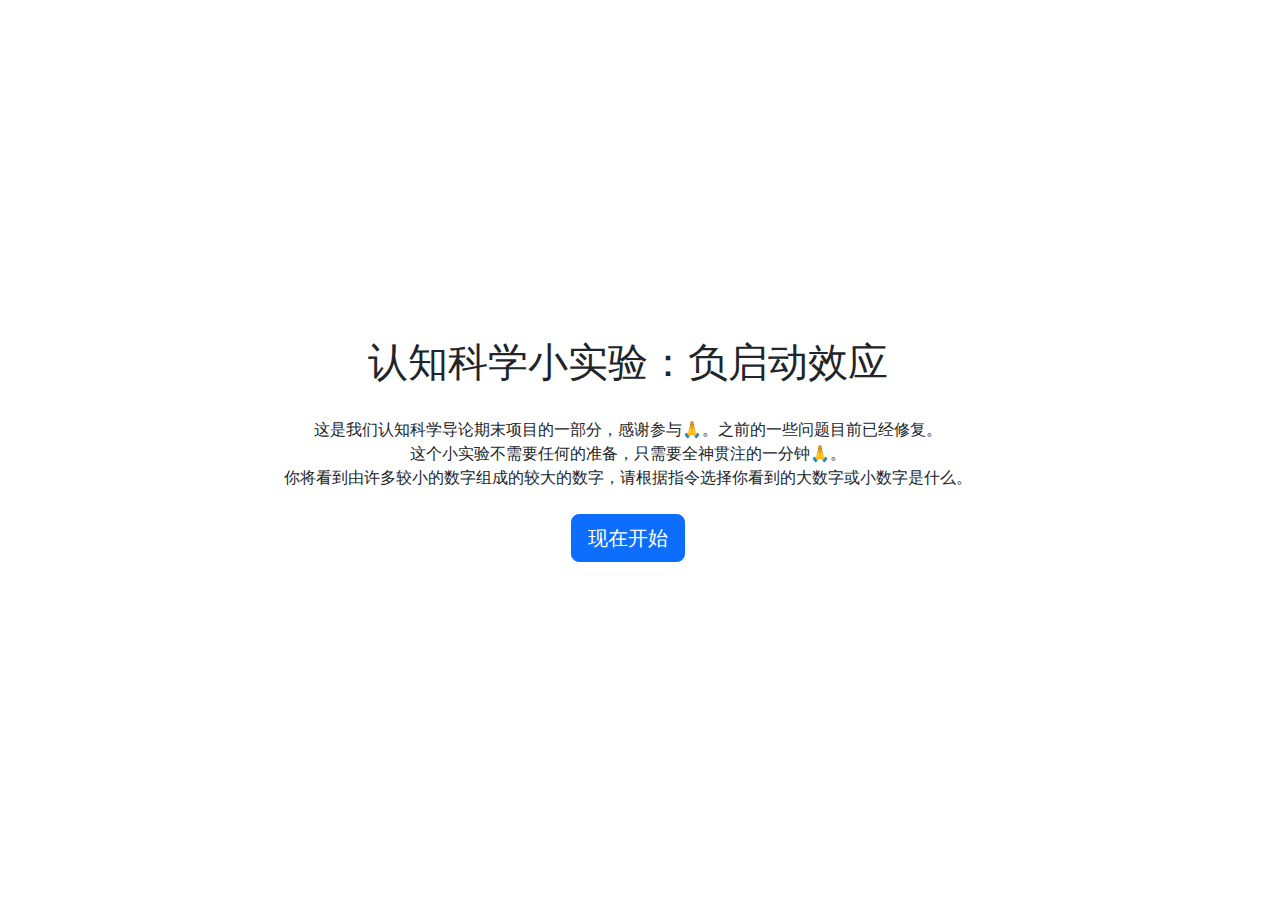
<file: CS106_2022_Fall/index.html>
<!DOCTYPE html>
<html lang="zh">
<head>
    <meta charset="UTF-8">
    <title>认知科学小程序：负启动效应！</title>
    <meta name="viewport" content="width=device-width, initial-scale=1">
    <script src="res/jquery-3.6.1.slim.min.js"></script>
    <link href="res/bootstrap.min.css" rel="stylesheet"/>
    <link href="style.css" rel="stylesheet"/>
</head>
<body>
<div id="main" class="container-fluid">
    <div id="main-row" class="row align-items-center">
        <div class="col-1"></div>
        <div class="col-10 text-center">
            <h1>认知科学小实验：负启动效应</h1><br/>
            <div>
                这是我们认知科学导论期末项目的一部分，感谢参与🙏。之前的一些问题目前已经修复。<br/>
                这个小实验不需要任何的准备，只需要全神贯注的一分钟🙏。<br/>
                你将看到由许多较小的数字组成的较大的数字，请根据指令选择你看到的大数字或小数字是什么。<br/>
            </div>
            <br/>
            <a type="button" class="btn btn-primary btn-lg" href="javascript:dialogBox()">现在开始</a>
        </div>
        <div class="col-1"></div>
    </div>
</div>
<div id="dialog-box" class="container-fluid">
    <div id="dialog-row" class="row align-items-center">
        <div class="col-2">
        </div>
        <div class="col-8 text-center">
            <h1>开始之前</h1><br/>
            <p>处于统计目的，我们将收集你的性别和年龄。你可以选"不填"，但请不要填像 123456 这样，谢谢 🙏</p>
            <select class="form-select" id="gender-select" aria-label="Select Your Gender">
                <option value="-1" selected>请选择性别（不想透露请选"不填")</option>
                <option value="1">男</option>
                <option value="2">女</option>
                <option value="0">不填</option>
            </select><br/>
            <input class="form-control" type="number" id="age-select" placeholder="请输入年龄（不想透露请输入 0）"/>
            <br/>
            <a type="button" class="btn btn-primary btn-lg" href="javascript:finish()">我填完了</a>
        </div>
        <div class="col-2"></div>
    </div>
</div>

<script>
    $("#dialog-box").css("display", "none");

    function dialogBox() {
        $("#main").css("display", "none");
        $("#dialog-box").css("display", "block");
    }

    function finish() {
        let gender = Number($('#gender-select option:selected').val()), age = Number($("#age-select").val()).toFixed(0);
        console.log(gender + " gender")
        console.log(Number(age).toFixed(0) + " age");

        if (gender === -1 || age < 0) {
            alert("你还没填完基本信息呢！");
        } else location.href = "test.html?age=" + age + "&gender=" + gender;
    }
</script>
</body>
</html>
</file>
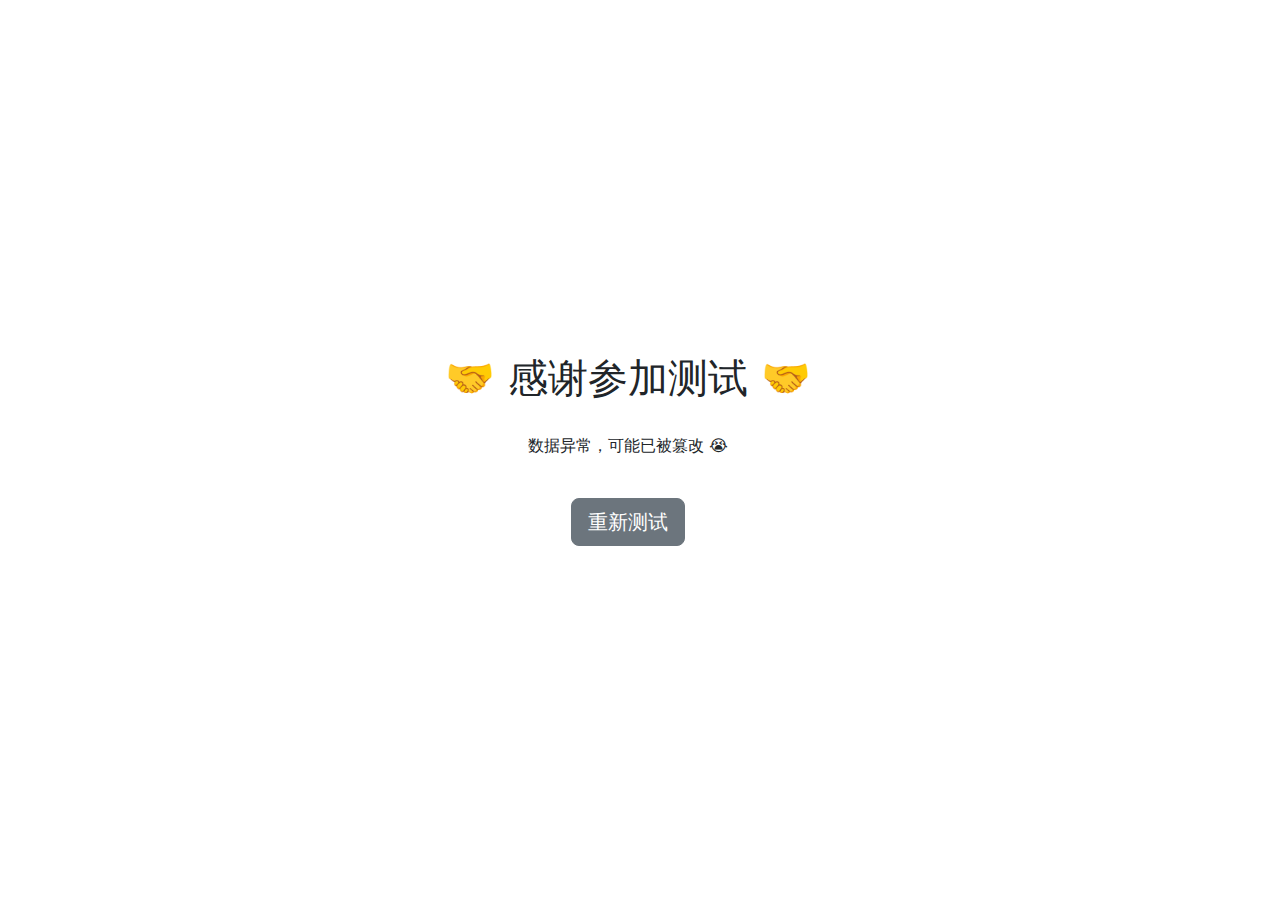
<file: CS106_2022_Fall/end.html>
<!DOCTYPE html>
<html lang="zh">
<head>
    <meta charset="UTF-8">
    <title>感谢参与！</title>
    <meta name="viewport" content="width=device-width, initial-scale=1">
    <script src="res/jquery-3.6.1.slim.min.js"></script>
    <link href="res/bootstrap.min.css" rel="stylesheet"/>
    <link href="style.css" rel="stylesheet"/>
    <script src="res/av-min.js"></script>
    <script src="res/md5.js"></script>
</head>
<body>
<div id="main" class="container-fluid">
    <script>
        AV.init({
            appId: "mofJszpjDnu9faFup8n9N4kB-MdYXbMMI",
            appKey: "bILwiIwcVlJry6a9qHYdvnFi",
            serverURL: "https://cogapi.r-q.name"
        });

        function getQueryString(name) {
            var reg = new RegExp("(^|&)" + name + "=([^&]*)(&|$)", "i");
            var r = window.location.search.substr(1).match(reg);
            if (r != null) return unescape(r[2]);
            return "";
        }

        let hasFailed = false;

        try {
            let score = Number(getQueryString("score"));
            let age = Number(getQueryString("age"));
            let gender = Number(getQueryString("gender"));
            let list = JSON.parse(getQueryString("list"));
            let integrity = getQueryString("integrity");

            if ((hex_md5(score + " " + age + " " + gender + " " + list.length).substring(0, 12) === integrity)) {
                const Data = AV.Object.extend('Data');
                const data = new Data();

                data.set('score', score);
                data.set('age', age);
                data.set('gender', gender);
                data.set('list', list);

                data.save().then((todo) => {
                    console.log(`保存成功。data：${data}`);
                }, (error) => {
                    console.log("ERR: " + error);
                });
            } else {
                hasFailed = true;
                alert("数据异常，可能已被篡改");
                console.log(score + " " + age + " " + gender + " " + list.length);
                console.log(integrity);
            }
        } catch (e) {
            hasFailed = true;
            console.log("ERR: " + e);
            alert("数据异常，可能已被篡改");
        }
    </script>
    <div id="main-row" class="row align-items-center">
        <div class="col-2"></div>
        <div class="col-8 text-center">
            <h1>🤝 感谢参加测试 🤝</h1><br/>
            <p id="score">
                <script>
                    if (!hasFailed)
                        document.write("你的分数是：" + getQueryString("score") + "，还挺好的喔！再次感谢！");
                    else
                        document.write("数据异常，可能已被篡改 😭");
                </script>
            </p>
            <br/>
            <a type="button" class="btn btn-secondary btn-lg" href="test.html">重新测试</a>
        </div>
        <div class="col-2"></div>
    </div>
</div>
</body>
</html>
</file>
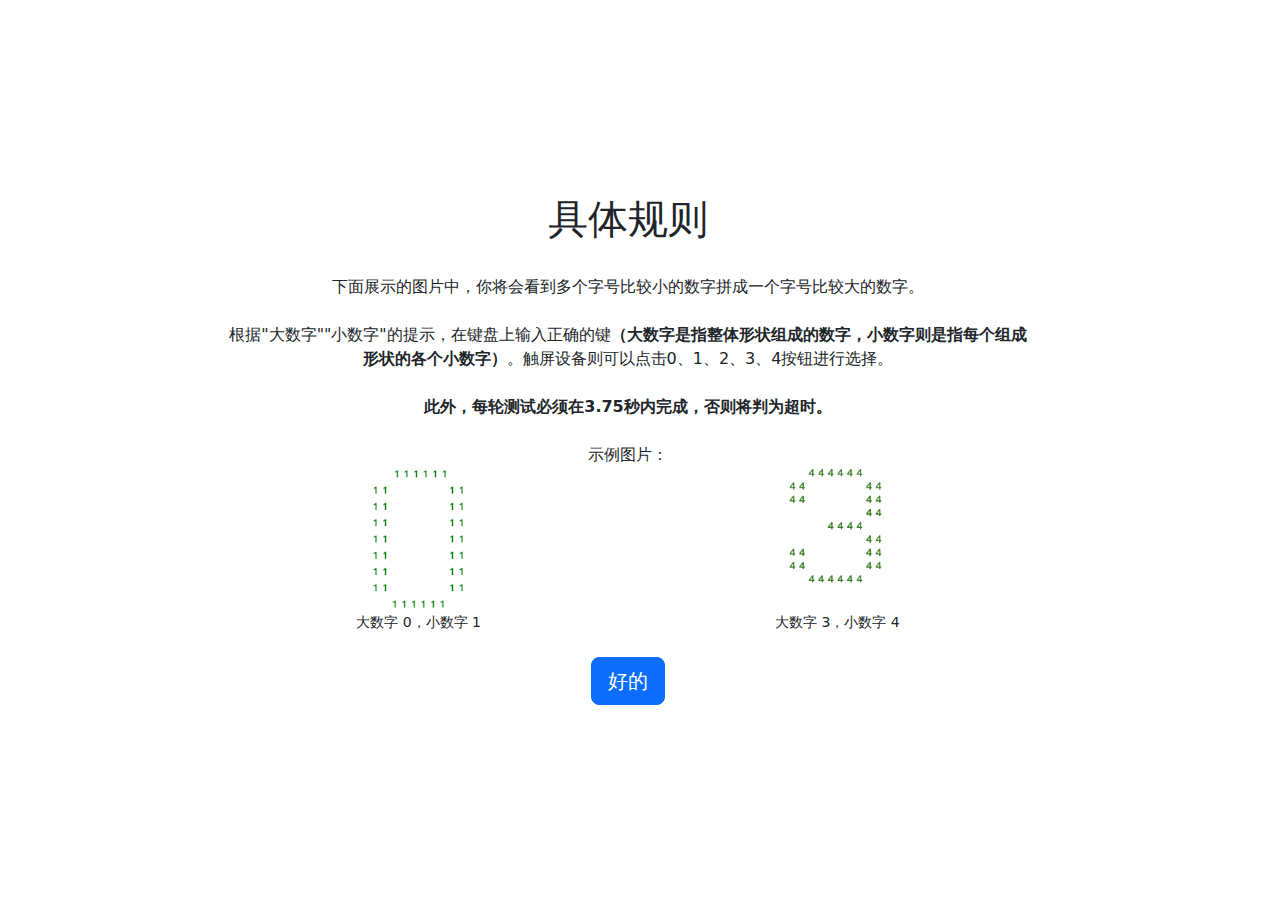
<file: CS106_2022_Fall/test.html>
<!DOCTYPE html>
<html lang="zh">
<head>
    <meta charset="UTF-8">
    <title>负启动效应测试中……</title>
    <meta name="viewport" content="width=device-width, initial-scale=1">
    <script src="res/jquery-3.6.1.slim.min.js"></script>
    <link href="res/bootstrap.min.css" rel="stylesheet"/>
    <link href="style.css" rel="stylesheet"/>
    <script src="res/md5.js"></script>
</head>
<body>
<div id="dialog-box" class="container-fluid">
    <div id="dialog-row" class="row align-items-center">
        <div class="col-2">
        </div>
        <div class="col-8 text-center">
            <h1>具体规则</h1><br/>
            <div>
                下面展示的图片中，你将会看到多个字号比较小的数字拼成一个字号比较大的数字。
                <br/><br/>根据"大数字""小数字"的提示，在键盘上输入正确的键<b>（大数字是指整体形状组成的数字，小数字则是指每个组成形状的各个小数字）</b>。触屏设备则可以点击0、1、2、3、4按钮进行选择。<br/><br/>
                <b>此外，每轮测试必须在3.75秒内完成，否则将判为超时。</b><br/><br/>
                示例图片：<br/>
                <div class="row">
                    <div class="col"><img src="img/0/1.png" class="example-img"/></div>
                    <div class="col"><img src="img/3/4.png" class="example-img"/></div>
                </div>
                <div class="row">
                    <div class="col small">大数字 0，小数字 1</div>
                    <div class="col small">大数字 3，小数字 4</div>
                </div>
            </div>
            <br/>
            <a type="button" class="btn btn-primary btn-lg" href="javascript:start()">好的</a>
        </div>
        <div class="col-2"></div>
    </div>
</div>
<div id="main" class="container-fluid" style="display:none;">
    <div id="main-row" class="row align-items-center">
        <div class="col-md-2 align-self-start">
            <br/>&nbsp;
            <a type="button" class="btn" href="index.html">< 返回</a>
        </div>
        <div class="col-md-8 text-center">
            <h2 id="test-which"></h2><br/>
            <h1 class="display-1" id="placeholder">*</h1>
            <div id="test-img-frame"></div>
            <br/>
            <p id="correct" style="color:GREEN; display: none">正确的</p>
            <p id="wrong" style="color:RED; display: none">错误的</p>
            <p id="time-limit" style="color:BROWN; display: none">超时</p>
            <p id="time-use" class="small"></p>
            <a type="button" class="btn btn-secondary" id="sel0">0</a>&nbsp;&nbsp;
            <a type="button" class="btn btn-secondary" id="sel1">1</a>&nbsp;&nbsp;
            <a type="button" class="btn btn-secondary" id="sel2">2</a>&nbsp;&nbsp;
            <a type="button" class="btn btn-secondary" id="sel3">3</a>&nbsp;&nbsp;
            <a type="button" class="btn btn-secondary" id="sel4">4</a>
        </div>
        <div class="col-md-2 align-self-start text-end">
            <br/>
            <span id="cnt">轮次：0 / 25</span>&nbsp;
            <br/>
            <span id="score" style="font-size: larger">分数：0</span>&nbsp;
        </div>
    </div>
</div>

<script>
    var images = [];

    function preload() {
        for (i = 0; i < preload.arguments.length; i++) {
            images[i] = new Image();
            images[i].src = preload.arguments[i];
        }
    }

    preload(
        "img/0/1.png", "img/0/1.png", "img/0/2.png", "img/0/3.png", "img/0/4.png",
        "img/1/0.png", "img/1/0.png", "img/1/2.png", "img/1/3.png", "img/1/4.png",
        "img/2/0.png", "img/2/1.png", "img/2/1.png", "img/2/3.png", "img/2/4.png",
        "img/3/0.png", "img/3/1.png", "img/3/2.png", "img/3/2.png", "img/3/4.png",
        "img/4/0.png", "img/4/1.png", "img/4/2.png", "img/4/3.png", "img/4/3.png"
    )
</script>

<script>
    function getQueryString(name) {
        var reg = new RegExp("(^|&)" + name + "=([^&]*)(&|$)", "i");
        var r = window.location.search.substr(1).match(reg);
        if (r != null) return unescape(r[2]);
        return "";
    }

    let smallNum = 0, bigNum = 0, which = false, trueNum = 0, time = 0, cnt = 0, score = 0;
    let gender = Number(getQueryString("gender")), age = Number(getQueryString("age"));
    let integrity = "", list = [], whichLegible = "";

    function start() {
        $("#dialog-box").css("display", "none");
        $("#main").css("display", "block");
        nextStep()
    }

    function tleCommit(record, time) {
        $("#time-limit").css("display", "block");

        record.push(time);
        record.push("tle");
        console.log(record)
        list.push(record);
    }

    function trueCommit(record, time) {
        $("#correct").css("display", "block");
        score++;
        $("#score").text("分数：" + score);

        record.push(time);
        record.push("correct");
        console.log(record)
        list.push(record);
    }

    function falseCommit(record, time) {
        $("#wrong").css("display", "block");

        record.push(time);
        record.push("wrong");
        console.log(record)
        list.push(record);
    }

    function nextStep() {
        time = new Date().getTime();

        smallNum = Math.floor(Math.random() * 5);
        bigNum = Math.floor(Math.random() * 5);
        which = Math.floor(Math.random() * 2) === 0;
        whichLegible = which ? "Big" : "Small";

        while (smallNum === bigNum) {
            smallNum = Math.floor(Math.random() * 5);
        }
        trueNum = which ? bigNum : smallNum;

        setTimeout(function () {
            $("#placeholder").css("display", "none");
            $("#test-img-frame").html(images[bigNum * 5 + smallNum]);
            $("#test-which").text(which ? "大数字" : "小数字");
            $("#correct").css("display", "none");
            $("#wrong").css("display", "none");
            $("#time-limit").css("display", "none");
            $("#time-use").text("");
            console.log(bigNum + " " + smallNum);

            if (cnt >= 25) {
                integrity = hex_md5(score + " " + age + " " + gender + " " + list.length).substring(0, 12);
                location.href = "end.html?score=" + score + "&gender=" + gender + "&age=" + age + "&integrity=" + integrity + "&list=" + JSON.stringify(list);
            }

            document.onkeypress = function () {
                let trueList = [48, 49, 50, 51, 52];
                if (new Date().getTime() - time > 3750) tleCommit([smallNum, bigNum, whichLegible, trueNum], new Date().getTime() - time);
                else if (event.keyCode === trueList[trueNum]) trueCommit([smallNum, bigNum, whichLegible, trueNum], new Date().getTime() - time);
                else falseCommit([smallNum, bigNum, whichLegible, trueNum], new Date().getTime() - time);
                $("#time-use").text("用时：" + (new Date().getTime() - time));
                cnt++;
                $("#cnt").text("轮次：" + cnt + " / 25");
                nextStep();
            }

            function sel(id) {
                if (new Date().getTime() - time > 4000) tleCommit([smallNum, bigNum, whichLegible, trueNum], new Date().getTime() - time);
                else if (trueNum === id) trueCommit([smallNum, bigNum, whichLegible, trueNum], new Date().getTime() - time);
                else falseCommit([smallNum, bigNum, whichLegible, trueNum], new Date().getTime() - time);
                $("#time-use").text("用时：" + (new Date().getTime() - time));
                cnt++;
                $("#cnt").text("轮次：" + cnt + " / 25");
                nextStep();
                return 0;
            }

            document.getElementById("sel0").onclick = function () {
                sel(0);
            }
            document.getElementById("sel1").onclick = function () {
                sel(1);
            }
            document.getElementById("sel2").onclick = function () {
                sel(2);
            }
            document.getElementById("sel3").onclick = function () {
                sel(3);
            }
            document.getElementById("sel4").onclick = function () {
                sel(4);
            }
        }, 500);
    }
</script>
</body>
</html>
</file>
<file: CS106_2022_Fall/style.css>
html, body {
    width: 100%;
    height: 100%;
}

#main, #main-row, #dialog-box, #dialog-row {
    width: 100%;
    height: 100%;
}

@media (min-width: 800px) {
    .example-img {
        width: 100px;
    }
}

@media (max-width: 800px) {
    .example-img {
        width: 100%;
    }
}

@media (max-height: 600px) {
    #test-img-frame img {
        max-height: 270px;
        width: auto;
    }
}
</file>
